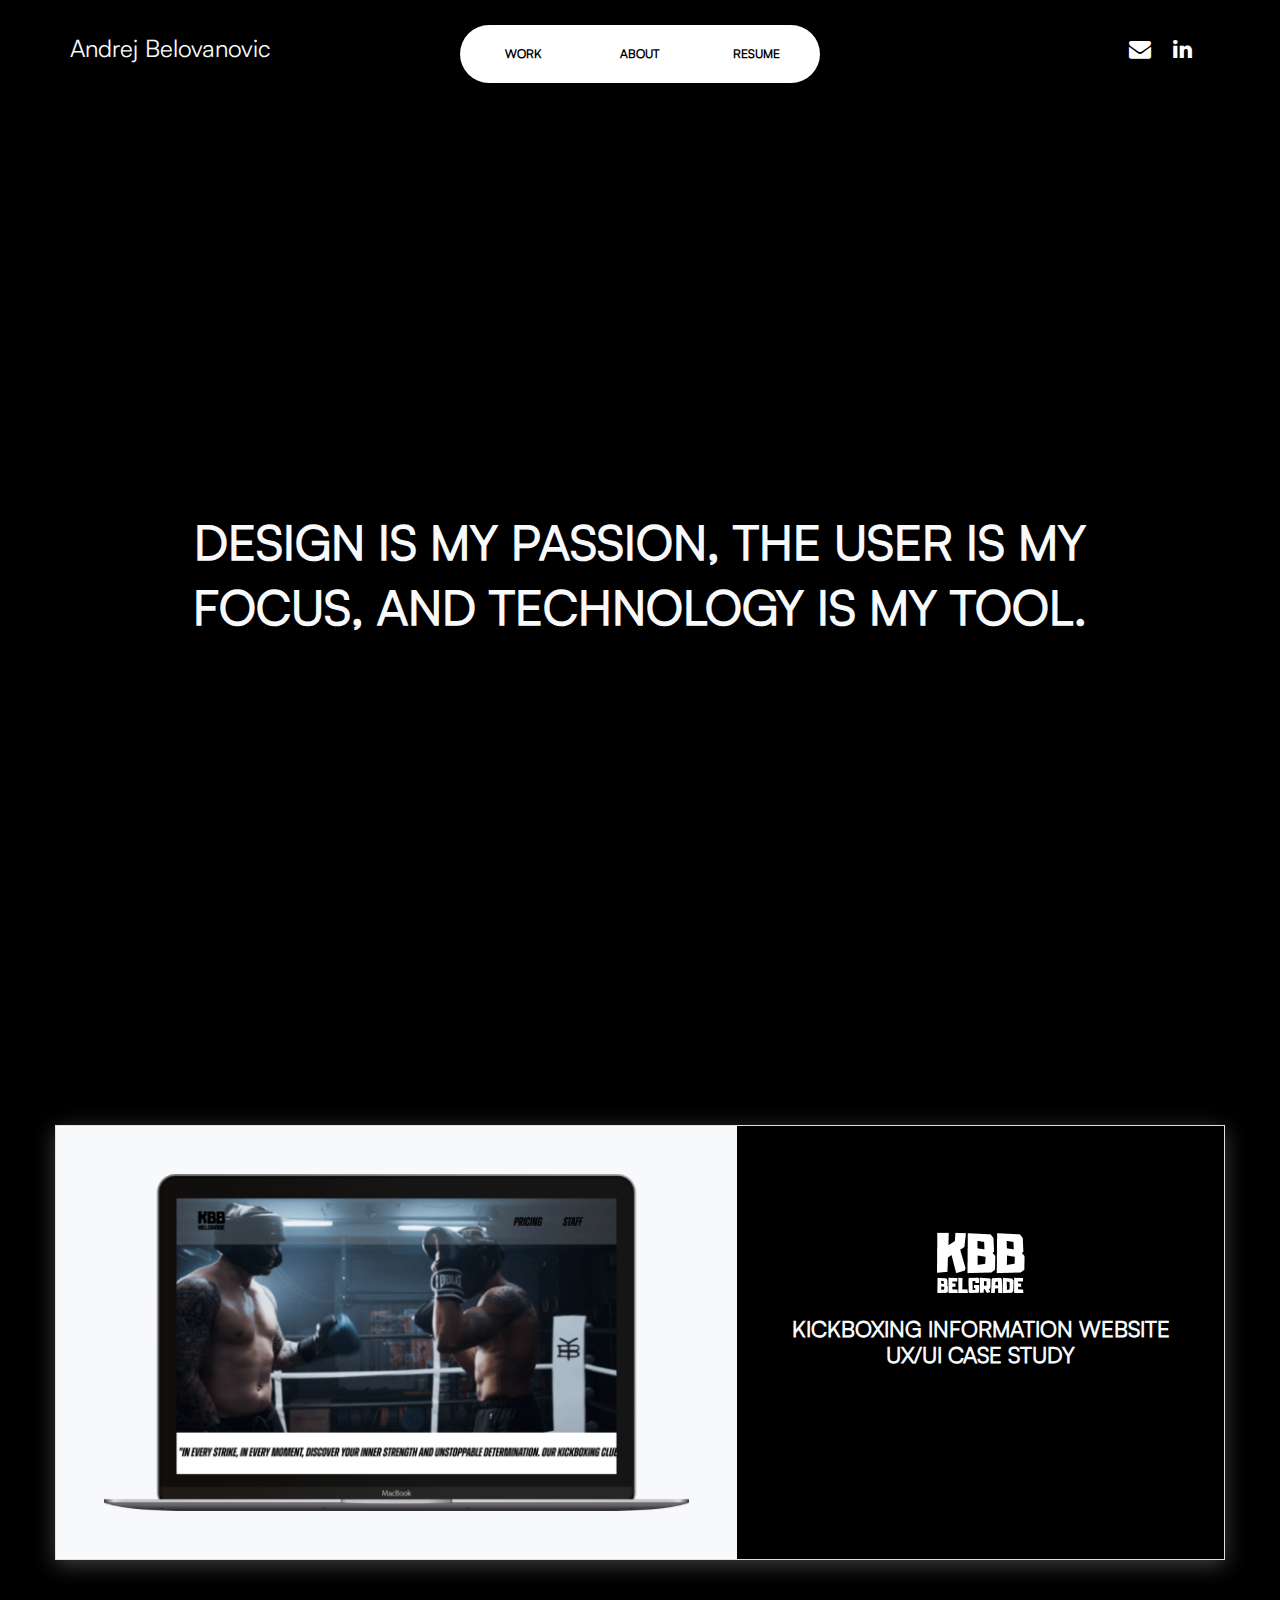
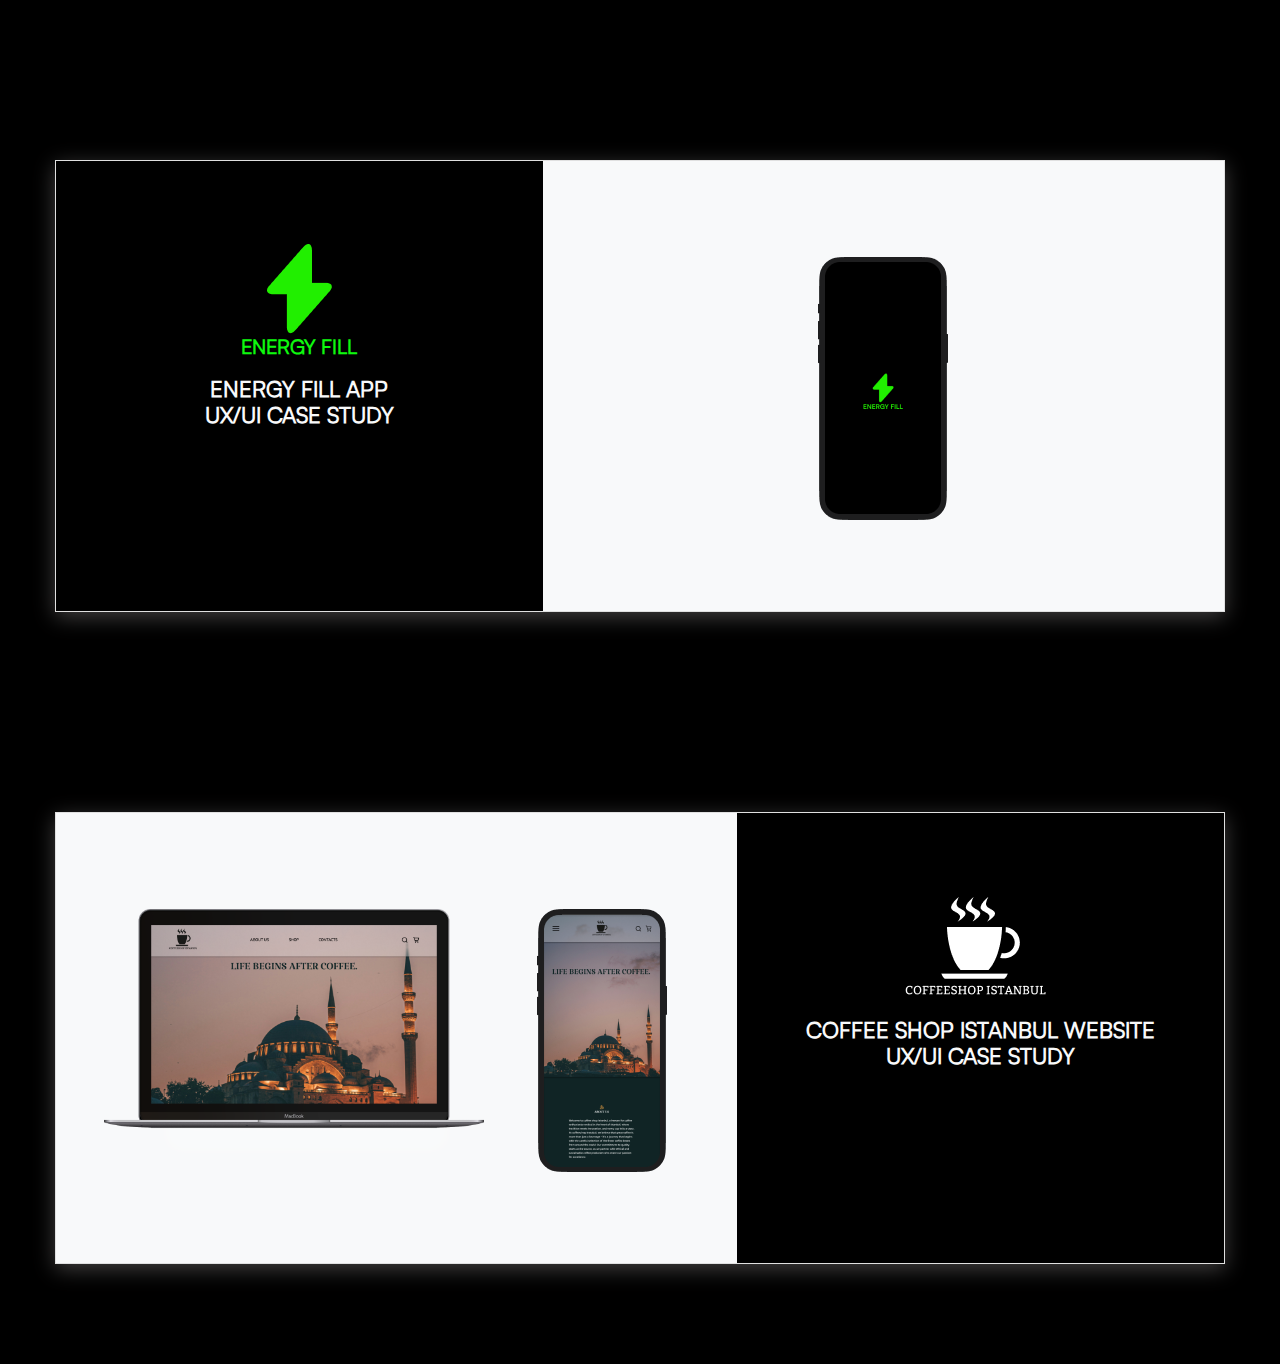
<file: index.html>
<!DOCTYPE html>
<html lang="zxx">

<head>
    <meta charset="UTF-8">
    <meta name="description" content="Hazze Template">
    <meta name="keywords" content="Hazze, unica, creative, html">
    <meta name="viewport" content="width=device-width, initial-scale=1.0">
    <meta http-equiv="X-UA-Compatible" content="ie=edge">
    <title>Andrejbel | Template</title>

    <!-- Google Font -->
    <link href="https://fonts.googleapis.com/css?family=Libre+Franklin:400,500,600,700,800,900&display=swap"
        rel="stylesheet">

    <!-- Css Styles -->
    <link rel="stylesheet" href="css/satoshi.css" type="text/css">

    <link rel="stylesheet" href="css/bootstrap.min.css" type="text/css">
    <link rel="stylesheet" href="css/font-awesome.min.css" type="text/css">
    <link rel="stylesheet" href="css/themify-icons.css" type="text/css">
    <link rel="stylesheet" href="css/owl.carousel.min.css" type="text/css">
    <link rel="stylesheet" href="css/magnific-popup.css" type="text/css">
    <link rel="stylesheet" href="css/slicknav.min.css" type="text/css">
    <link rel="stylesheet" href="css/style.css" type="text/css">
    <style>
       

    </style>
</head>

<body>
  

    <!-- Header Section Begin -->
    <header class="header-section">
        <div class="container pt-2">
            <div class="row">
                <div class="col-lg-4 col-md-4 col-sm-12 col-12">
                    <div class="logo">
                        <a href="index.html" >
                            <h5 class="text-light"> Andrej Belovanovic</h5>
                        </a>
                    </div>
                </div>
                <div class="col-lg-4 col-md-4 col-sm-12 col-12">
                    <div class="sayem-menu ">
                        <a href="index.html" class="active">Work</a>
                        <a href="about.html">About</a>
                        <a href="img/profiles/resume.pdf" target="_blank">Resume</a>
                    </div>
                </div>
                <div class="col-lg-4 col-md-4 col-sm-12 col-12">
                    <div class="social-icons">
                        <a href="mailto:belovanovicandrej@gmail.com"> <i class="fa fa-envelope" target="_blank"></i></a>
                        <a href="https://www.linkedin.com/in/andrej-belovanovic-a303592b4" target="_blank"> <i class="fa fa-linkedin"></i></a>

                    </div>
                </div>
            </div>
            <div id="mobile-menu-wrap"></div>
        </div>
    </header>
    <!-- Header End -->

    <!-- About Us Section Begin -->
    <section class="about-content-section spad d-flex justify-content-center align-items-center">
        <div class="container text-center " style="width:958px;">
            <div class="row">
                <div class="col-lg-12 work-main-title">
                    <h3 class="text-light font-weight-bold">DESIGN IS MY PASSION, THE USER IS MY FOCUS, AND TECHNOLOGY IS MY TOOL.</h3>
                </div>
            </div>
        </div>
    </section>
    
    <!-- About Us Section Begin -->
    <section class="about-me-section spad">
        <div class="container about-section-top text-center justify-content-center align-items-center">
            <a href="kickboxing.html" >
                <div class="row custom-row hover-effect">
                    <div class="col-md-7 bg-light p-5">
                            <img src="img/profiles/app-kbb.png" alt="light" class="img-fluid">
                    </div>
                    <div class="col-md-5 text-center work-box-text work-dark-box">
                        <div class="light-icon mb-3 work-top-space">
                                <img src="img/profiles/kbb.png" alt="light" class="img-fluid">
                            <h6 class="text-light font-weight-bold mt-3">KICKBOXING INFORMATION WEBSITE <br> UX/UI CASE STUDY</h6>
                        </div>
                    </div>
                    <div class="overlay-content">
                        <h2>OVERVIEW</h2>
                        <p class="mt-5">KBB is a concept website created during my study at Google course. Kickboxing club KBB is a website intended for members, enthusiasts and prospective students of the kickboxing club.</p>
                    </div>
                </div>
            </a>
        </div>
    </section>
    
    <section class="about-me-section spad">
        <div class="container about-section-top text-center justify-content-center align-items-center">
            <a href="energy.html">
                <div class="row custom-row hover-effect-energy">
                    <div class="col-md-5 text-center work-box-text">
                        <div class="light-icon work-top-space">
                                <img src="img/profiles/flash-green.png" alt="light" class="img-fluid">
                        </div>
                        <p class="text-green font-weight-bold mb-3">ENERGY FILL</p>

                        <h6 class="text-light font-weight-bold mt-3">ENERGY FILL APP <br> UX/UI CASE STUDY</h6>
                    </div>
                    <div class="col-md-7 bg-light p-5" style="height:450px;">
                            <img src="img/profiles/dark.png" alt="light" class="img-fluid mt-5">
                    </div>
                    <div class="overlay-content-energy">
                        <h2>OVERVIEW</h2>
                        <p class="mt-5">Energy Fill is a concept app created during my study at Google course. Energy Fill is a comprehensive fitness app that helps you stay active and healthy. With its wide range of features, it allows you to track your steps, running and much more. Whether you are beginner or an experienced athlete, Energy Fill is your ideal partner in achieving your fitness goals.</p>
                    </div>
                
                </div>
            </a>
        </div>
    </section>

    <section class="about-me-section spad">
        <div class="container about-section-top text-center justify-content-center align-items-center">
            <a href="coffeeshop.html">
                <div class="row custom-row hover-effect">
                    <div class="col-md-7 bg-light p-5" style="height:450px;">
                        <div class="row ">
                            <div class="col-md-8">
                                <img src="img/profiles/app-coff.png" alt="light" class="img-fluid mt-5">
                            </div>
                            <div class="col-md-4">
                                <img src="img/profiles/cof-mobile.png" alt="light" class="img-fluid mt-5">
                            </div>
                        </div>
                    </div>
                    <div class="col-md-5 text-center work-box-text">
                        <div class="light-icon mb-3 work-top-space">
                            <img src="img/profiles/cof.png" alt="light" class="img-fluid">
                        </div>
                        <h6 class="text-light font-weight-bold mt-3">COFFEE SHOP ISTANBUL WEBSITE <br> UX/UI CASE STUDY</h6>
                    </div>
                    <div class="overlay-content">
                        <h2>OVERVIEW</h2>
                        <p class="mt-5">Coffeeshop Istanbul is a concept responsive website created during my study at Google course (my first project ). Coffeeshop Istanbul is an online store that offers a wide range high-quality coffees from different parts of the world</p>
                    </div>
                </div>
            </a>
        </div>
    </section>

    <!-- About Us Section End -->
  
    <!-- Js Plugins -->
    <script src="js/jquery-3.3.1.min.js"></script>
    <script src="js/bootstrap.min.js"></script>
    <script src="js/jquery.magnific-popup.min.js"></script>
    <script src="js/mixitup.min.js"></script>
    <script src="js/jquery.slicknav.js"></script>
    <script src="js/owl.carousel.min.js"></script>
    <script src="js/main.js"></script>
   
</body>

</html>
</file>
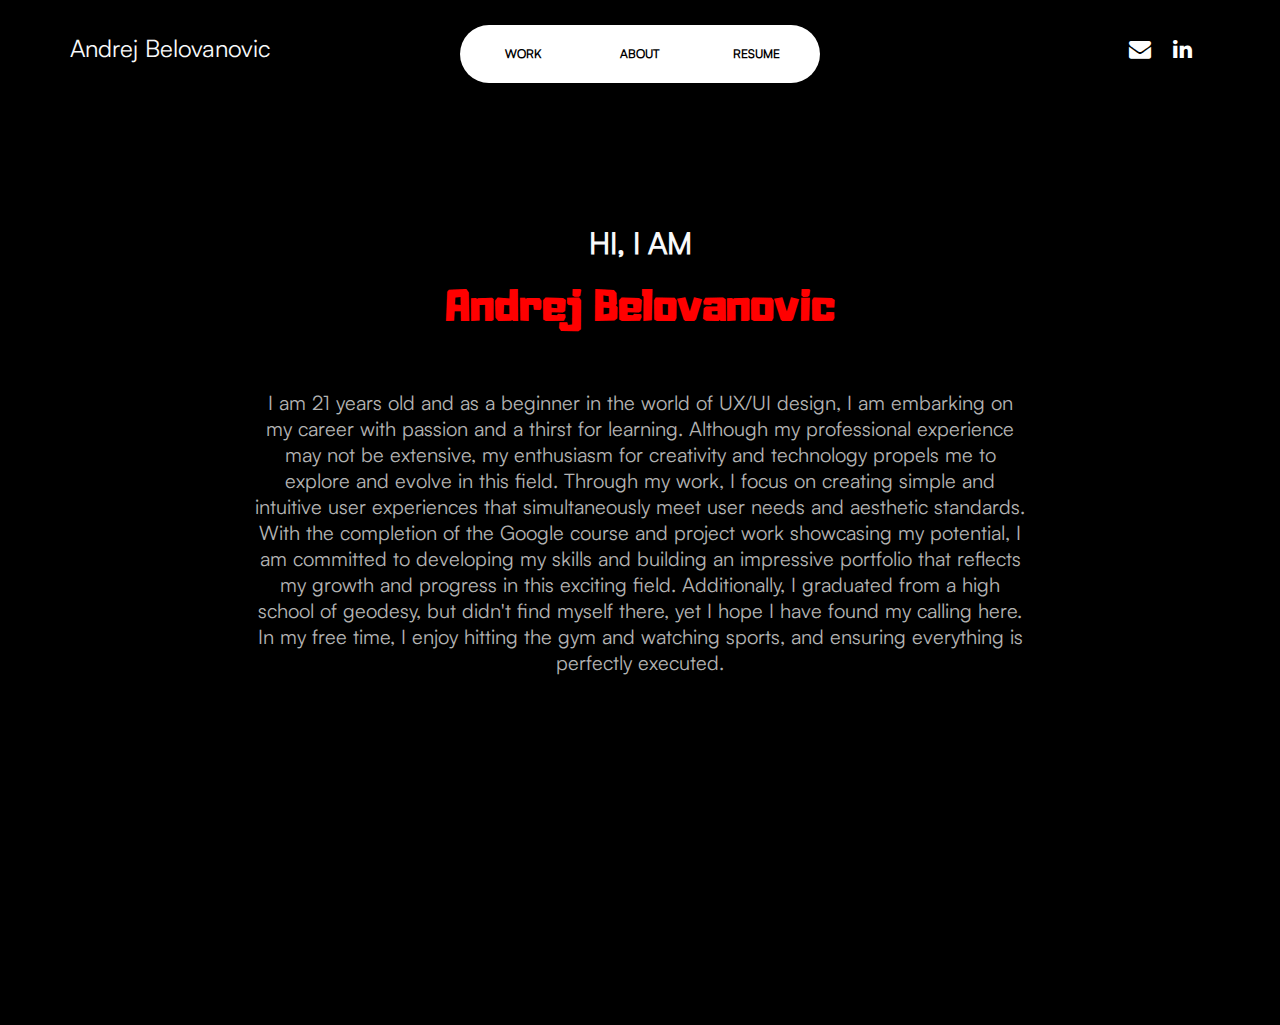
<file: about.html>
<!DOCTYPE html>
<html lang="zxx">

<head>
    <meta charset="UTF-8">
    <meta name="description" content="Hazze Template">
    <meta name="keywords" content="Hazze, unica, creative, html">
    <meta name="viewport" content="width=device-width, initial-scale=1.0">
    <meta http-equiv="X-UA-Compatible" content="ie=edge">
    <title>Hazze | Template</title>

    <!-- Google Font -->
    <!-- <link href="https://fonts.googleapis.com/css?family=Libre+Franklin:400,500,600,700,800,900&display=swap"
        rel="stylesheet"> -->

    <!-- Css Styles -->
    <link rel="stylesheet" href="css/bootstrap.min.css" type="text/css">
    <link rel="stylesheet" href="css/font-awesome.min.css" type="text/css">
    <link rel="stylesheet" href="css/satoshi.css" type="text/css">
    <link rel="stylesheet" href="css/themify-icons.css" type="text/css">
    <link rel="stylesheet" href="css/owl.carousel.min.css" type="text/css">
    <link rel="stylesheet" href="css/magnific-popup.css" type="text/css">
    <link rel="stylesheet" href="css/slicknav.min.css" type="text/css">
    <link rel="stylesheet" href="css/style.css" type="text/css">
    <style>
 
    </style>
</head>

<body>
  

    <!-- Header Section Begin -->
    <header class="header-section">
        <div class="container pt-2">
            <div class="row">
                <div class="col-lg-4 col-md-4 col-sm-12 col-12">
                    <div class="logo">
                        <a href="index.html" >
                            <h5 class="text-light"> Andrej Belovanovic</h5>
                        </a>
                    </div>
                </div>
                <div class="col-lg-4 col-md-4 col-sm-12 col-12">
                    <div class="sayem-menu ">
                        <a href="index.html" class="active">Work</a>
                        <a href="about.html">About</a>
                        <a href="img/profiles/resume.pdf" target="_blank">Resume</a>
                    </div>
                </div>
                <div class="col-lg-4 col-md-4 col-sm-12 col-12">
                    <div class="social-icons">
                        <a href="mailto:belovanovicandrej@gmail.com"> <i class="fa fa-envelope" target="_blank"></i></a>
                        <a href="https://www.linkedin.com/in/andrej-belovanovic-a303592b4" target="_blank"> <i class="fa fa-linkedin"></i></a>

                    </div>
                </div>
            </div>
            <div id="mobile-menu-wrap"></div>
        </div>
    </header>


    <!-- About Us Section Begin -->
    <section class="about-me-section spad" style="height:100%;">
        <div class="container about-section-top text-center" style="width: 800px!important;">
            <div class="row">
                <div class="col-lg-12">
                    <h3 class="text-light font-weight-bold">HI, I AM</h3>
                    <h2 class="text-red mt-3" style="font-family:'Adumu', sans-serif; line-height: 64.72px; font-weight:400px;">Andrej Belovanovic</h2>
                    <p class="f-para mt-5">
                        I am 21 years old and as a beginner in the world of UX/UI design, I am embarking on my career with passion and a thirst for learning. Although my professional experience may not be extensive, my enthusiasm for creativity and technology propels me to explore and evolve in this field. Through my work, I focus on creating simple and intuitive user experiences that simultaneously meet user needs and aesthetic standards. With the completion of the Google course and project work showcasing my potential, I am committed to developing my skills and building an impressive portfolio that reflects my growth and progress in this exciting field. Additionally, I graduated from a high school of geodesy, but didn't find myself there, yet I hope I have found my calling here. In my free time, I enjoy hitting the gym and watching sports, and ensuring everything is perfectly executed.
                    </p>
                </div>
            </div>
        </div>
    </section>

    <!-- About Us Section End -->
  
    <!-- Js Plugins -->
    <script src="js/jquery-3.3.1.min.js"></script>
    <script src="js/bootstrap.min.js"></script>
    <script src="js/jquery.magnific-popup.min.js"></script>
    <script src="js/mixitup.min.js"></script>
    <script src="js/jquery.slicknav.js"></script>
    <script src="js/owl.carousel.min.js"></script>
    <script src="js/main.js"></script>
</body>

</html>
</file>
<file: css/satoshi.css>
/**
 * @license
 *
 * Font Family: Satoshi
 * Designed by: Deni Anggara
 * URL: https://www.fontshare.com/fonts/satoshi
 * © 2022 Indian Type Foundry
 *
 * Font Styles:
 * Satoshi Variable(Variable font)
 * Satoshi Variable Italic(Variable font)
 * Satoshi Light
 * Satoshi Light Italic
 * Satoshi Regular
 * Satoshi Italic
 * Satoshi Medium
 * Satoshi Medium Italic
 * Satoshi Bold
 * Satoshi Bold Italic
 * Satoshi Black
 * Satoshi Black Italic
 *
*/


/**
* This is a variable font
* You can controll variable axes as shown below:
* font-variation-settings: 'wght' 900.0;
*
* available axes:

* 'wght' (range from 300.0 to 900.0)

*/

@font-face {
  font-family: 'Satoshi-Variable';
  src: url('../fonts/Satoshi-Variable.woff2') format('woff2'),
       url('../fonts/Satoshi-Variable.woff') format('woff'),
       url('../fonts/Satoshi-Variable.ttf') format('truetype');
       font-weight: 300 900;
       font-display: swap;
       font-style: normal;
}


/**
* This is a variable font
* You can controll variable axes as shown below:
* font-variation-settings: 'wght' 900.0;
*
* available axes:

* 'wght' (range from 300.0 to 900.0)

*/

@font-face {
  font-family: 'Satoshi-VariableItalic';
  src: url('../fonts/Satoshi-VariableItalic.woff2') format('woff2'),
       url('../fonts/Satoshi-VariableItalic.woff') format('woff'),
       url('../fonts/Satoshi-VariableItalic.ttf') format('truetype');
       font-weight: 300 900;
       font-display: swap;
       font-style: italic;
}


@font-face {
  font-family: 'Satoshi-Light';
  src: url('../fonts/Satoshi-Light.woff2') format('woff2'),
       url('../fonts/Satoshi-Light.woff') format('woff'),
       url('../fonts/Satoshi-Light.ttf') format('truetype');
       font-weight: 300;
       font-display: swap;
       font-style: normal;
}


@font-face {
  font-family: 'Satoshi-LightItalic';
  src: url('../fonts/Satoshi-LightItalic.woff2') format('woff2'),
       url('../fonts/Satoshi-LightItalic.woff') format('woff'),
       url('../fonts/Satoshi-LightItalic.ttf') format('truetype');
       font-weight: 300;
       font-display: swap;
       font-style: italic;
}


@font-face {
  font-family: 'Satoshi-Regular';
  src: url('../fonts/Satoshi-Regular.woff2') format('woff2'),
       url('../fonts/Satoshi-Regular.woff') format('woff'),
       url('../fonts/Satoshi-Regular.ttf') format('truetype');
       font-weight: 400;
       font-display: swap;
       font-style: normal;
}


@font-face {
  font-family: 'Satoshi-Italic';
  src: url('../fonts/Satoshi-Italic.woff2') format('woff2'),
       url('../fonts/Satoshi-Italic.woff') format('woff'),
       url('../fonts/Satoshi-Italic.ttf') format('truetype');
       font-weight: 400;
       font-display: swap;
       font-style: italic;
}


@font-face {
  font-family: 'Satoshi-Medium';
  src: url('../fonts/Satoshi-Medium.woff2') format('woff2'),
       url('../fonts/Satoshi-Medium.woff') format('woff'),
       url('../fonts/Satoshi-Medium.ttf') format('truetype');
       font-weight: 500;
       font-display: swap;
       font-style: normal;
}


@font-face {
  font-family: 'Satoshi-MediumItalic';
  src: url('../fonts/Satoshi-MediumItalic.woff2') format('woff2'),
       url('../fonts/Satoshi-MediumItalic.woff') format('woff'),
       url('../fonts/Satoshi-MediumItalic.ttf') format('truetype');
       font-weight: 500;
       font-display: swap;
       font-style: italic;
}


@font-face {
  font-family: 'Satoshi-Bold';
  src: url('../fonts/Satoshi-Bold.woff2') format('woff2'),
       url('../fonts/Satoshi-Bold.woff') format('woff'),
       url('../fonts/Satoshi-Bold.ttf') format('truetype');
       font-weight: 700;
       font-display: swap;
       font-style: normal;
}


@font-face {
  font-family: 'Satoshi-BoldItalic';
  src: url('../fonts/Satoshi-BoldItalic.woff2') format('woff2'),
       url('../fonts/Satoshi-BoldItalic.woff') format('woff'),
       url('../fonts/Satoshi-BoldItalic.ttf') format('truetype');
       font-weight: 700;
       font-display: swap;
       font-style: italic;
}


@font-face {
  font-family: 'Satoshi-Black';
  src: url('../fonts/Satoshi-Black.woff2') format('woff2'),
       url('../fonts/Satoshi-Black.woff') format('woff'),
       url('../fonts/Satoshi-Black.ttf') format('truetype');
       font-weight: 900;
       font-display: swap;
       font-style: normal;
}


@font-face {
  font-family: 'Satoshi-BlackItalic';
  src: url('../fonts/Satoshi-BlackItalic.woff2') format('woff2'),
       url('../fonts/Satoshi-BlackItalic.woff') format('woff'),
       url('../fonts/Satoshi-BlackItalic.ttf') format('truetype');
       font-weight: 900;
       font-display: swap;
       font-style: italic;
}
</file>
<file: css/themify-icons.css>
@font-face {
	font-family: 'themify';
	src:url('../fonts/themify.eot?-fvbane');
	src:url('../fonts/themify.eot?#iefix-fvbane') format('embedded-opentype'),
		url('../fonts/themify.woff?-fvbane') format('woff'),
		url('../fonts/themify.ttf?-fvbane') format('truetype'),
		url('../fonts/themify.svg?-fvbane#themify') format('svg');
	font-weight: normal;
	font-style: normal;
}

[class^="ti-"], [class*=" ti-"] {
	font-family: 'themify';
	speak: none;
	font-style: normal;
	font-weight: normal;
	font-variant: normal;
	text-transform: none;
	line-height: 1;

	/* Better Font Rendering =========== */
	-webkit-font-smoothing: antialiased;
	-moz-osx-font-smoothing: grayscale;
}

.ti-wand:before {
	content: "\e600";
}
.ti-volume:before {
	content: "\e601";
}
.ti-user:before {
	content: "\e602";
}
.ti-unlock:before {
	content: "\e603";
}
.ti-unlink:before {
	content: "\e604";
}
.ti-trash:before {
	content: "\e605";
}
.ti-thought:before {
	content: "\e606";
}
.ti-target:before {
	content: "\e607";
}
.ti-tag:before {
	content: "\e608";
}
.ti-tablet:before {
	content: "\e609";
}
.ti-star:before {
	content: "\e60a";
}
.ti-spray:before {
	content: "\e60b";
}
.ti-signal:before {
	content: "\e60c";
}
.ti-shopping-cart:before {
	content: "\e60d";
}
.ti-shopping-cart-full:before {
	content: "\e60e";
}
.ti-settings:before {
	content: "\e60f";
}
.ti-search:before {
	content: "\e610";
}
.ti-zoom-in:before {
	content: "\e611";
}
.ti-zoom-out:before {
	content: "\e612";
}
.ti-cut:before {
	content: "\e613";
}
.ti-ruler:before {
	content: "\e614";
}
.ti-ruler-pencil:before {
	content: "\e615";
}
.ti-ruler-alt:before {
	content: "\e616";
}
.ti-bookmark:before {
	content: "\e617";
}
.ti-bookmark-alt:before {
	content: "\e618";
}
.ti-reload:before {
	content: "\e619";
}
.ti-plus:before {
	content: "\e61a";
}
.ti-pin:before {
	content: "\e61b";
}
.ti-pencil:before {
	content: "\e61c";
}
.ti-pencil-alt:before {
	content: "\e61d";
}
.ti-paint-roller:before {
	content: "\e61e";
}
.ti-paint-bucket:before {
	content: "\e61f";
}
.ti-na:before {
	content: "\e620";
}
.ti-mobile:before {
	content: "\e621";
}
.ti-minus:before {
	content: "\e622";
}
.ti-medall:before {
	content: "\e623";
}
.ti-medall-alt:before {
	content: "\e624";
}
.ti-marker:before {
	content: "\e625";
}
.ti-marker-alt:before {
	content: "\e626";
}
.ti-arrow-up:before {
	content: "\e627";
}
.ti-arrow-right:before {
	content: "\e628";
}
.ti-arrow-left:before {
	content: "\e629";
}
.ti-arrow-down:before {
	content: "\e62a";
}
.ti-lock:before {
	content: "\e62b";
}
.ti-location-arrow:before {
	content: "\e62c";
}
.ti-link:before {
	content: "\e62d";
}
.ti-layout:before {
	content: "\e62e";
}
.ti-layers:before {
	content: "\e62f";
}
.ti-layers-alt:before {
	content: "\e630";
}
.ti-key:before {
	content: "\e631";
}
.ti-import:before {
	content: "\e632";
}
.ti-image:before {
	content: "\e633";
}
.ti-heart:before {
	content: "\e634";
}
.ti-heart-broken:before {
	content: "\e635";
}
.ti-hand-stop:before {
	content: "\e636";
}
.ti-hand-open:before {
	content: "\e637";
}
.ti-hand-drag:before {
	content: "\e638";
}
.ti-folder:before {
	content: "\e639";
}
.ti-flag:before {
	content: "\e63a";
}
.ti-flag-alt:before {
	content: "\e63b";
}
.ti-flag-alt-2:before {
	content: "\e63c";
}
.ti-eye:before {
	content: "\e63d";
}
.ti-export:before {
	content: "\e63e";
}
.ti-exchange-vertical:before {
	content: "\e63f";
}
.ti-desktop:before {
	content: "\e640";
}
.ti-cup:before {
	content: "\e641";
}
.ti-crown:before {
	content: "\e642";
}
.ti-comments:before {
	content: "\e643";
}
.ti-comment:before {
	content: "\e644";
}
.ti-comment-alt:before {
	content: "\e645";
}
.ti-close:before {
	content: "\e646";
}
.ti-clip:before {
	content: "\e647";
}
.ti-angle-up:before {
	content: "\e648";
}
.ti-angle-right:before {
	content: "\e649";
}
.ti-angle-left:before {
	content: "\e64a";
}
.ti-angle-down:before {
	content: "\e64b";
}
.ti-check:before {
	content: "\e64c";
}
.ti-check-box:before {
	content: "\e64d";
}
.ti-camera:before {
	content: "\e64e";
}
.ti-announcement:before {
	content: "\e64f";
}
.ti-brush:before {
	content: "\e650";
}
.ti-briefcase:before {
	content: "\e651";
}
.ti-bolt:before {
	content: "\e652";
}
.ti-bolt-alt:before {
	content: "\e653";
}
.ti-blackboard:before {
	content: "\e654";
}
.ti-bag:before {
	content: "\e655";
}
.ti-move:before {
	content: "\e656";
}
.ti-arrows-vertical:before {
	content: "\e657";
}
.ti-arrows-horizontal:before {
	content: "\e658";
}
.ti-fullscreen:before {
	content: "\e659";
}
.ti-arrow-top-right:before {
	content: "\e65a";
}
.ti-arrow-top-left:before {
	content: "\e65b";
}
.ti-arrow-circle-up:before {
	content: "\e65c";
}
.ti-arrow-circle-right:before {
	content: "\e65d";
}
.ti-arrow-circle-left:before {
	content: "\e65e";
}
.ti-arrow-circle-down:before {
	content: "\e65f";
}
.ti-angle-double-up:before {
	content: "\e660";
}
.ti-angle-double-right:before {
	content: "\e661";
}
.ti-angle-double-left:before {
	content: "\e662";
}
.ti-angle-double-down:before {
	content: "\e663";
}
.ti-zip:before {
	content: "\e664";
}
.ti-world:before {
	content: "\e665";
}
.ti-wheelchair:before {
	content: "\e666";
}
.ti-view-list:before {
	content: "\e667";
}
.ti-view-list-alt:before {
	content: "\e668";
}
.ti-view-grid:before {
	content: "\e669";
}
.ti-uppercase:before {
	content: "\e66a";
}
.ti-upload:before {
	content: "\e66b";
}
.ti-underline:before {
	content: "\e66c";
}
.ti-truck:before {
	content: "\e66d";
}
.ti-timer:before {
	content: "\e66e";
}
.ti-ticket:before {
	content: "\e66f";
}
.ti-thumb-up:before {
	content: "\e670";
}
.ti-thumb-down:before {
	content: "\e671";
}
.ti-text:before {
	content: "\e672";
}
.ti-stats-up:before {
	content: "\e673";
}
.ti-stats-down:before {
	content: "\e674";
}
.ti-split-v:before {
	content: "\e675";
}
.ti-split-h:before {
	content: "\e676";
}
.ti-smallcap:before {
	content: "\e677";
}
.ti-shine:before {
	content: "\e678";
}
.ti-shift-right:before {
	content: "\e679";
}
.ti-shift-left:before {
	content: "\e67a";
}
.ti-shield:before {
	content: "\e67b";
}
.ti-notepad:before {
	content: "\e67c";
}
.ti-server:before {
	content: "\e67d";
}
.ti-quote-right:before {
	content: "\e67e";
}
.ti-quote-left:before {
	content: "\e67f";
}
.ti-pulse:before {
	content: "\e680";
}
.ti-printer:before {
	content: "\e681";
}
.ti-power-off:before {
	content: "\e682";
}
.ti-plug:before {
	content: "\e683";
}
.ti-pie-chart:before {
	content: "\e684";
}
.ti-paragraph:before {
	content: "\e685";
}
.ti-panel:before {
	content: "\e686";
}
.ti-package:before {
	content: "\e687";
}
.ti-music:before {
	content: "\e688";
}
.ti-music-alt:before {
	content: "\e689";
}
.ti-mouse:before {
	content: "\e68a";
}
.ti-mouse-alt:before {
	content: "\e68b";
}
.ti-money:before {
	content: "\e68c";
}
.ti-microphone:before {
	content: "\e68d";
}
.ti-menu:before {
	content: "\e68e";
}
.ti-menu-alt:before {
	content: "\e68f";
}
.ti-map:before {
	content: "\e690";
}
.ti-map-alt:before {
	content: "\e691";
}
.ti-loop:before {
	content: "\e692";
}
.ti-location-pin:before {
	content: "\e693";
}
.ti-list:before {
	content: "\e694";
}
.ti-light-bulb:before {
	content: "\e695";
}
.ti-Italic:before {
	content: "\e696";
}
.ti-info:before {
	content: "\e697";
}
.ti-infinite:before {
	content: "\e698";
}
.ti-id-badge:before {
	content: "\e699";
}
.ti-hummer:before {
	content: "\e69a";
}
.ti-home:before {
	content: "\e69b";
}
.ti-help:before {
	content: "\e69c";
}
.ti-headphone:before {
	content: "\e69d";
}
.ti-harddrives:before {
	content: "\e69e";
}
.ti-harddrive:before {
	content: "\e69f";
}
.ti-gift:before {
	content: "\e6a0";
}
.ti-game:before {
	content: "\e6a1";
}
.ti-filter:before {
	content: "\e6a2";
}
.ti-files:before {
	content: "\e6a3";
}
.ti-file:before {
	content: "\e6a4";
}
.ti-eraser:before {
	content: "\e6a5";
}
.ti-envelope:before {
	content: "\e6a6";
}
.ti-download:before {
	content: "\e6a7";
}
.ti-direction:before {
	content: "\e6a8";
}
.ti-direction-alt:before {
	content: "\e6a9";
}
.ti-dashboard:before {
	content: "\e6aa";
}
.ti-control-stop:before {
	content: "\e6ab";
}
.ti-control-shuffle:before {
	content: "\e6ac";
}
.ti-control-play:before {
	content: "\e6ad";
}
.ti-control-pause:before {
	content: "\e6ae";
}
.ti-control-forward:before {
	content: "\e6af";
}
.ti-control-backward:before {
	content: "\e6b0";
}
.ti-cloud:before {
	content: "\e6b1";
}
.ti-cloud-up:before {
	content: "\e6b2";
}
.ti-cloud-down:before {
	content: "\e6b3";
}
.ti-clipboard:before {
	content: "\e6b4";
}
.ti-car:before {
	content: "\e6b5";
}
.ti-calendar:before {
	content: "\e6b6";
}
.ti-book:before {
	content: "\e6b7";
}
.ti-bell:before {
	content: "\e6b8";
}
.ti-basketball:before {
	content: "\e6b9";
}
.ti-bar-chart:before {
	content: "\e6ba";
}
.ti-bar-chart-alt:before {
	content: "\e6bb";
}
.ti-back-right:before {
	content: "\e6bc";
}
.ti-back-left:before {
	content: "\e6bd";
}
.ti-arrows-corner:before {
	content: "\e6be";
}
.ti-archive:before {
	content: "\e6bf";
}
.ti-anchor:before {
	content: "\e6c0";
}
.ti-align-right:before {
	content: "\e6c1";
}
.ti-align-left:before {
	content: "\e6c2";
}
.ti-align-justify:before {
	content: "\e6c3";
}
.ti-align-center:before {
	content: "\e6c4";
}
.ti-alert:before {
	content: "\e6c5";
}
.ti-alarm-clock:before {
	content: "\e6c6";
}
.ti-agenda:before {
	content: "\e6c7";
}
.ti-write:before {
	content: "\e6c8";
}
.ti-window:before {
	content: "\e6c9";
}
.ti-widgetized:before {
	content: "\e6ca";
}
.ti-widget:before {
	content: "\e6cb";
}
.ti-widget-alt:before {
	content: "\e6cc";
}
.ti-wallet:before {
	content: "\e6cd";
}
.ti-video-clapper:before {
	content: "\e6ce";
}
.ti-video-camera:before {
	content: "\e6cf";
}
.ti-vector:before {
	content: "\e6d0";
}
.ti-themify-logo:before {
	content: "\e6d1";
}
.ti-themify-favicon:before {
	content: "\e6d2";
}
.ti-themify-favicon-alt:before {
	content: "\e6d3";
}
.ti-support:before {
	content: "\e6d4";
}
.ti-stamp:before {
	content: "\e6d5";
}
.ti-split-v-alt:before {
	content: "\e6d6";
}
.ti-slice:before {
	content: "\e6d7";
}
.ti-shortcode:before {
	content: "\e6d8";
}
.ti-shift-right-alt:before {
	content: "\e6d9";
}
.ti-shift-left-alt:before {
	content: "\e6da";
}
.ti-ruler-alt-2:before {
	content: "\e6db";
}
.ti-receipt:before {
	content: "\e6dc";
}
.ti-pin2:before {
	content: "\e6dd";
}
.ti-pin-alt:before {
	content: "\e6de";
}
.ti-pencil-alt2:before {
	content: "\e6df";
}
.ti-palette:before {
	content: "\e6e0";
}
.ti-more:before {
	content: "\e6e1";
}
.ti-more-alt:before {
	content: "\e6e2";
}
.ti-microphone-alt:before {
	content: "\e6e3";
}
.ti-magnet:before {
	content: "\e6e4";
}
.ti-line-double:before {
	content: "\e6e5";
}
.ti-line-dotted:before {
	content: "\e6e6";
}
.ti-line-dashed:before {
	content: "\e6e7";
}
.ti-layout-width-full:before {
	content: "\e6e8";
}
.ti-layout-width-default:before {
	content: "\e6e9";
}
.ti-layout-width-default-alt:before {
	content: "\e6ea";
}
.ti-layout-tab:before {
	content: "\e6eb";
}
.ti-layout-tab-window:before {
	content: "\e6ec";
}
.ti-layout-tab-v:before {
	content: "\e6ed";
}
.ti-layout-tab-min:before {
	content: "\e6ee";
}
.ti-layout-slider:before {
	content: "\e6ef";
}
.ti-layout-slider-alt:before {
	content: "\e6f0";
}
.ti-layout-sidebar-right:before {
	content: "\e6f1";
}
.ti-layout-sidebar-none:before {
	content: "\e6f2";
}
.ti-layout-sidebar-left:before {
	content: "\e6f3";
}
.ti-layout-placeholder:before {
	content: "\e6f4";
}
.ti-layout-menu:before {
	content: "\e6f5";
}
.ti-layout-menu-v:before {
	content: "\e6f6";
}
.ti-layout-menu-separated:before {
	content: "\e6f7";
}
.ti-layout-menu-full:before {
	content: "\e6f8";
}
.ti-layout-media-right-alt:before {
	content: "\e6f9";
}
.ti-layout-media-right:before {
	content: "\e6fa";
}
.ti-layout-media-overlay:before {
	content: "\e6fb";
}
.ti-layout-media-overlay-alt:before {
	content: "\e6fc";
}
.ti-layout-media-overlay-alt-2:before {
	content: "\e6fd";
}
.ti-layout-media-left-alt:before {
	content: "\e6fe";
}
.ti-layout-media-left:before {
	content: "\e6ff";
}
.ti-layout-media-center-alt:before {
	content: "\e700";
}
.ti-layout-media-center:before {
	content: "\e701";
}
.ti-layout-list-thumb:before {
	content: "\e702";
}
.ti-layout-list-thumb-alt:before {
	content: "\e703";
}
.ti-layout-list-post:before {
	content: "\e704";
}
.ti-layout-list-large-image:before {
	content: "\e705";
}
.ti-layout-line-solid:before {
	content: "\e706";
}
.ti-layout-grid4:before {
	content: "\e707";
}
.ti-layout-grid3:before {
	content: "\e708";
}
.ti-layout-grid2:before {
	content: "\e709";
}
.ti-layout-grid2-thumb:before {
	content: "\e70a";
}
.ti-layout-cta-right:before {
	content: "\e70b";
}
.ti-layout-cta-left:before {
	content: "\e70c";
}
.ti-layout-cta-center:before {
	content: "\e70d";
}
.ti-layout-cta-btn-right:before {
	content: "\e70e";
}
.ti-layout-cta-btn-left:before {
	content: "\e70f";
}
.ti-layout-column4:before {
	content: "\e710";
}
.ti-layout-column3:before {
	content: "\e711";
}
.ti-layout-column2:before {
	content: "\e712";
}
.ti-layout-accordion-separated:before {
	content: "\e713";
}
.ti-layout-accordion-merged:before {
	content: "\e714";
}
.ti-layout-accordion-list:before {
	content: "\e715";
}
.ti-ink-pen:before {
	content: "\e716";
}
.ti-info-alt:before {
	content: "\e717";
}
.ti-help-alt:before {
	content: "\e718";
}
.ti-headphone-alt:before {
	content: "\e719";
}
.ti-hand-point-up:before {
	content: "\e71a";
}
.ti-hand-point-right:before {
	content: "\e71b";
}
.ti-hand-point-left:before {
	content: "\e71c";
}
.ti-hand-point-down:before {
	content: "\e71d";
}
.ti-gallery:before {
	content: "\e71e";
}
.ti-face-smile:before {
	content: "\e71f";
}
.ti-face-sad:before {
	content: "\e720";
}
.ti-credit-card:before {
	content: "\e721";
}
.ti-control-skip-forward:before {
	content: "\e722";
}
.ti-control-skip-backward:before {
	content: "\e723";
}
.ti-control-record:before {
	content: "\e724";
}
.ti-control-eject:before {
	content: "\e725";
}
.ti-comments-smiley:before {
	content: "\e726";
}
.ti-brush-alt:before {
	content: "\e727";
}
.ti-youtube:before {
	content: "\e728";
}
.ti-vimeo:before {
	content: "\e729";
}
.ti-twitter:before {
	content: "\e72a";
}
.ti-time:before {
	content: "\e72b";
}
.ti-tumblr:before {
	content: "\e72c";
}
.ti-skype:before {
	content: "\e72d";
}
.ti-share:before {
	content: "\e72e";
}
.ti-share-alt:before {
	content: "\e72f";
}
.ti-rocket:before {
	content: "\e730";
}
.ti-pinterest:before {
	content: "\e731";
}
.ti-new-window:before {
	content: "\e732";
}
.ti-microsoft:before {
	content: "\e733";
}
.ti-list-ol:before {
	content: "\e734";
}
.ti-linkedin:before {
	content: "\e735";
}
.ti-layout-sidebar-2:before {
	content: "\e736";
}
.ti-layout-grid4-alt:before {
	content: "\e737";
}
.ti-layout-grid3-alt:before {
	content: "\e738";
}
.ti-layout-grid2-alt:before {
	content: "\e739";
}
.ti-layout-column4-alt:before {
	content: "\e73a";
}
.ti-layout-column3-alt:before {
	content: "\e73b";
}
.ti-layout-column2-alt:before {
	content: "\e73c";
}
.ti-instagram:before {
	content: "\e73d";
}
.ti-google:before {
	content: "\e73e";
}
.ti-github:before {
	content: "\e73f";
}
.ti-flickr:before {
	content: "\e740";
}
.ti-facebook:before {
	content: "\e741";
}
.ti-dropbox:before {
	content: "\e742";
}
.ti-dribbble:before {
	content: "\e743";
}
.ti-apple:before {
	content: "\e744";
}
.ti-android:before {
	content: "\e745";
}
.ti-save:before {
	content: "\e746";
}
.ti-save-alt:before {
	content: "\e747";
}
.ti-yahoo:before {
	content: "\e748";
}
.ti-wordpress:before {
	content: "\e749";
}
.ti-vimeo-alt:before {
	content: "\e74a";
}
.ti-twitter-alt:before {
	content: "\e74b";
}
.ti-tumblr-alt:before {
	content: "\e74c";
}
.ti-trello:before {
	content: "\e74d";
}
.ti-stack-overflow:before {
	content: "\e74e";
}
.ti-soundcloud:before {
	content: "\e74f";
}
.ti-sharethis:before {
	content: "\e750";
}
.ti-sharethis-alt:before {
	content: "\e751";
}
.ti-reddit:before {
	content: "\e752";
}
.ti-pinterest-alt:before {
	content: "\e753";
}
.ti-microsoft-alt:before {
	content: "\e754";
}
.ti-linux:before {
	content: "\e755";
}
.ti-jsfiddle:before {
	content: "\e756";
}
.ti-joomla:before {
	content: "\e757";
}
.ti-html5:before {
	content: "\e758";
}
.ti-flickr-alt:before {
	content: "\e759";
}
.ti-email:before {
	content: "\e75a";
}
.ti-drupal:before {
	content: "\e75b";
}
.ti-dropbox-alt:before {
	content: "\e75c";
}
.ti-css3:before {
	content: "\e75d";
}
.ti-rss:before {
	content: "\e75e";
}
.ti-rss-alt:before {
	content: "\e75f";
}
</file>
<file: css/style.css>
html,
body {
	height: 100%;
	background-color: black;
	font-family: 'satoshi', sans-serif;
	-webkit-font-smoothing: antialiased;
	font-smoothing: antialiased;
}
@font-face {
    font-family: 'Satoshi';
    src: url('/fonts/Satoshi-Regular.woff') format('woff'); /* Adjust the path accordingly */
    /* Add additional font formats (e.g., woff2) if available */
}
@font-face {
	font-family: 'Adumu';
	src: url('/fonts/Adumu.ttf') format('truetype');
  }

@media only screen and (min-width: 1200px){
	.figma-container .container {
		max-width: 856px!important;
	}
}

h1,
h2,
h3,
h4,
h5,
h6 {
	margin: 0;
	color: #111111;
	font-weight: 400;
	font-family: 'satoshi', sans-serif;
}

h1 {
	font-size: 70px;
}

h2 {
	font-size: 40px;
	line-height: 54px;
}

h3 {
	font-size: 30px;
}

h4 {
	font-size: 24px;
}

h5 {
	font-size: 18px;
}

h6 {
	font-size: 16px;
}

p {
	font-size: 20px;
	font-family: "satoshi", sans-serif;
	color: #b3b3b3;
	font-weight: 400;
	line-height: 26px;
	margin: 0 0 15px 0;
}

img {
	max-width: 100%;
}

input:focus,
select:focus,
button:focus,
textarea:focus {
	outline: none;
}

a:hover,
a:focus {
	text-decoration: none;
	outline: none;
	color: #fff;
}

ul,
ol {
	padding: 0;
	margin: 0;
}

/*---------------------
  Helper CSS
-----------------------*/

/* .header-section {
    position: fixed;
    top: 0;
    width: 100%;
    z-index: 1000; } */

	.header-section{
		margin-bottom:2rem;
	}

/* work page  */
.sayem-menu {
	display: flex;
	flex-direction: row;
	background-color: white;
	border-radius: 30px;
	padding: 5px;
	box-shadow: 0 4px 6px rgba(0, 0, 0, 0.1);
	justify-content: center;
	margin-top: 17px;
}

.sayem-menu a {
	color: black;
	font-size: 12px;
	font-weight: 700;
	text-transform: uppercase;
	padding: 15px 30px;
	margin: 0 5px;
	display: inline-block;
	width: 120px; 
	text-align: center;
}

.sayem-menu a:hover {
	background-color: black;
	color: white;
	border-radius: 24px;
	padding: 15px 30px; 
}
.work-box-text h6{
	font-size: 22px;

}
.work-top-space{
	margin-top: 83px;
}

/* HOVER EFFECT START  */
.hover-effect {
	position: relative;
	overflow: hidden;
}
.hover-effect::before {
	content: "";
	position: absolute;
	top: 0;
	right: -100%;
	width: 100%;
	height: 100%;
	background-color: black; 
	z-index: 1;
	transition: right 1.3s ease; 
	opacity: 0; 
}
.hover-effect:hover::before {
	right: 0; 
	opacity: 1; 
}
.overlay-content {
	position: absolute;
	top: 50%;
	left: 50%;
	transform: translate(-50%, -50%);
	color: white;
	opacity: 0;
	transition: opacity 0.4s ease;
	z-index: 2;
	text-align: center; 
}

.overlay-content h2,
.overlay-content p {
	margin-top:0; 
	color: white;
}

.hover-effect:hover .overlay-content {
	opacity: 1; 
}
.overlay-content h2{
	font-size:44px!important;
	color: white;
	font-weight: 900;
	line-height:59.4px;
}
/* hover-effect right to left  */

 /* HOVER EFFECT START left to right  */
 .hover-effect-energy {
	position: relative;
	overflow: hidden;
}
.hover-effect-energy::before {
	content: "";
	position: absolute;
	top: 0;
	left: -100%;
	width: 100%;
	height: 100%;
	background-color: black; 
	z-index: 1;
	transition: left 1.3s ease; 
	opacity: 0; 
}
.hover-effect-energy:hover::before {
	left: 0; 
	opacity: 1; 
}
.overlay-content-energy {
	position: absolute;
	top: 50%;
	left: 50%;
	transform: translate(-50%, -50%);
	color: white;
	opacity: 0;
	transition: opacity 0.5s ease;
	z-index: 2;
	text-align: center; 
}

.overlay-content-energy h2,
.overlay-content-energy p {
	margin-top:0; 
	color: white;
}

.hover-effect-energy:hover .overlay-content-energy {
	opacity: 1; 
}
.overlay-content-energy h2{
	font-size:44px!important;
	color: white;
	font-weight: 900;
	line-height:59.4px;
}

/* work page  Ends */

.box-row{
	border-top: 1px solid white;
	border-bottom: 1px solid white;
	padding-top:10px;
	padding-bottom: 10px;
}
.section-title {
	text-align: center;
}

.section-title span {
	color: white;
	font-size: 20px;
	font-weight: 400;
	text-transform: uppercase;
	letter-spacing: 2px;
}

.section-title h2 {
	font-size: 32px;
	color: #ffffff;
	font-weight: 700;
	margin-top: 14px;
}

.set-bg {
	background-repeat: no-repeat;
	background-size: cover;
	background-position: top center;
}

.spad {
	padding-top: 100px;
	padding-bottom: 100px;
}

.spad-2 {
	padding-top: 50px;
	padding-bottom: 70px;
}

.text-white h1,
.text-white h2,
.text-white h3,
.text-white h4,
.text-white h5,
.text-white h6,
.text-white p,
.text-white span,
.text-white li,
.text-white a {
	color: #fff;
}

/* buttons */

.primary-btn {
	font-size: 16px;
	color: #ffffff;
	background: #e32879;
	display: inline-block;
	font-weight: 700;
	padding: 12px 30px 10px;
}

.site-btn {
	font-size: 16px;
	color: #ffffff;
	font-weight: 700;
	padding: 10px 34px;
	display: inline-block;
	background: #e32879;
	border: 1px solid #e32879;
}

/* Preloder */

#preloder {
	position: fixed;
	width: 100%;
	height: 100%;
	top: 0;
	left: 0;
	z-index: 999999;
	background: #000;
}

.loader {
	width: 40px;
	height: 40px;
	position: absolute;
	top: 50%;
	left: 50%;
	margin-top: -13px;
	margin-left: -13px;
	border-radius: 60px;
	animation: loader 0.8s linear infinite;
	-webkit-animation: loader 0.8s linear infinite;
}

@keyframes loader {
	0% {
		-webkit-transform: rotate(0deg);
		transform: rotate(0deg);
		border: 4px solid #f44336;
		border-left-color: transparent;
	}
	50% {
		-webkit-transform: rotate(180deg);
		transform: rotate(180deg);
		border: 4px solid #673ab7;
		border-left-color: transparent;
	}
	100% {
		-webkit-transform: rotate(360deg);
		transform: rotate(360deg);
		border: 4px solid #f44336;
		border-left-color: transparent;
	}
}

@-webkit-keyframes loader {
	0% {
		-webkit-transform: rotate(0deg);
		border: 4px solid #f44336;
		border-left-color: transparent;
	}
	50% {
		-webkit-transform: rotate(180deg);
		border: 4px solid #673ab7;
		border-left-color: transparent;
	}
	100% {
		-webkit-transform: rotate(360deg);
		border: 4px solid #f44336;
		border-left-color: transparent;
	}
}

/*---------------------
  Header
-----------------------*/


.logo {
	padding: 26px 0 30px;
}
.logo h5{
	font-size: 24px!important;
}

.logo a {
	display: inline-block;
}

.main-menu {
	margin: 5px;
	margin-top: 8px;
	text-align: center;
	background: white;
	border-radius: 50px;
}

.main-menu ul li {
	display: inline-block;
	list-style: none;
	/* margin-left: 35px; */
	padding: 0px 15px;
	position: relative;
}

.main-menu ul li.active a {
    color: white;
    background: black;
    padding: 15px 30px 15px 30px;
    border-radius: 50px;
}

.main-menu ul li:hover>a {
	color: white;
    background: black;
    padding: 15px 30px 15px 30px;
    border-radius: 50px;
}

.main-menu ul li:hover .dropdown {
	opacity: 1;
	visibility: visible;
	top: 70px;
}

/* Menu middle  */
.main-menu ul li a {
	font-size: 12px;
	color: #000000;
	font-weight: 700;
	display: inline-block;
	padding: 15px 10px 15px 10px;
	/* padding: 18px 0 18px; */
	-webkit-transition: all 0.3s;
	-o-transition: all 0.3s;
	transition: all 0.3s;
}
.header-menu h5{
	font-size: 24px;
	font-weight: 700;
}

.social-icons {
    text-align: right;
    margin-top: 22px;
}
.social-icons i {
    margin-right: 18px;
	color: white;
	font-size: 22px;
	margin-top:8px;

}

.slicknav_menu {
	display: none;
}

/*---------------------
  Hero
-----------------------*/

.hero-section {
	height: 800px;
	display: -webkit-box;
	display: -ms-flexbox;
	display: flex;
	-webkit-box-align: center;
	-ms-flex-align: center;
	align-items: center;
}

.hs-text span {
	color: #e32879;
	font-size: 16px;
	font-weight: 700;
	text-transform: uppercase;
}

.hs-text h2 {
	color: #ffffff;
	font-size: 60px;
	font-weight: 700;
	margin-top: 30px;
	margin-bottom: 10px;
}

.hs-text p {
	color: #ffffff;
	margin-bottom: 45px;
}

/*---------------------
  About Us Section
-----------------------*/
.overview-section{
	margin-top:6rem;
}
.persona-section{
	margin-top:10rem;
}
.preview-section{
	margin-top:10rem;
}

.text-red{
	color: red;
}
.text-green{
	color: rgb(14, 248, 14);
}
.para-heading-title h2 {
    font-size: 36px;
    color: #ffffff;
    font-weight: 700;
	line-height: 48.6px;
    margin-top: 14px;
	margin-bottom:20px;
}
.list-persona{
	list-style: none;
	text-align: left!important;
	color: #b3b3b3;
	line-height: 27px;
	font-size: 20px;
}

.about-us-section {
	position: relative;
	z-index: 2;
	background: black;
	box-shadow: 20px -8px 40px 0px #ffffff40;

}
.work-main-title h3{
	font-family: 'Satoshi', sans-serif;
	font-size: 48px!important;
	font-weight: 700;
	line-height: 64.8px;
	text-align: center;

}

.hero-section {
	position: relative;
	z-index: 1;
}
.banner-image{
	margin-top:4rem;
	margin-bottom: -15px;
}

.custom-row {
	border: 1px solid #e0e0e0; /* Add border */
	box-shadow: 0px 5px 20px rgb(91 89 89 / 71%); /* Add shadow */
}
.about-content-section {
	background: black;
	height: 100vh; /* Ensure the section takes up the full height of the viewport */
}
.images-section {
	background: black;
}
.about-me-section {
	background: black;
}

.as-pic img {
	min-width: 100%;
}

.as-text {
	padding-top: 30px;
	padding-left: 20px;
}

.as-text.ap-text {
	padding-top: 14px;
}

.as-text .section-title {
	text-align: center;
	margin-bottom: 15px;
}

.as-text p {
	color: #b3b3b3;
}

.as-text p.f-para {
	margin-bottom: 10px;
}

.as-text p.s-para {
	margin-bottom: 37px;
}

.as-text .about-counter .ac-item {
	float: left;
	margin-right: 48px;
	position: relative;
}

.as-text .about-counter .ac-item:after {
	position: absolute;
	right: -20px;
	top: 8px;
	height: 65px;
	width: 1px;
	background: #393939;
	content: "";
}

.as-text .about-counter .ac-item:last-child {
	margin-right: 0;
	padding-right: 0;
}

.as-text .about-counter .ac-item:last-child:after {
	display: none;
}

.as-text .about-counter .ac-item h2 {
	color: #ffffff;
	font-weight: 700;
	margin-bottom: 10px;
}

.as-text .about-counter .ac-item p {
	text-transform: uppercase;
	letter-spacing: 2px;
	margin-bottom: 0;
}



/*-------------------------------- Responsive Media Styles --------------------------------*/

@media only screen and (min-width: 1600px) {
	.portfolio-section .container {
		max-width: 1570px;
	}
}

@media only screen and (min-width: 1200px) {
	.container {
		max-width: 1170px;
	}
}
</file>
